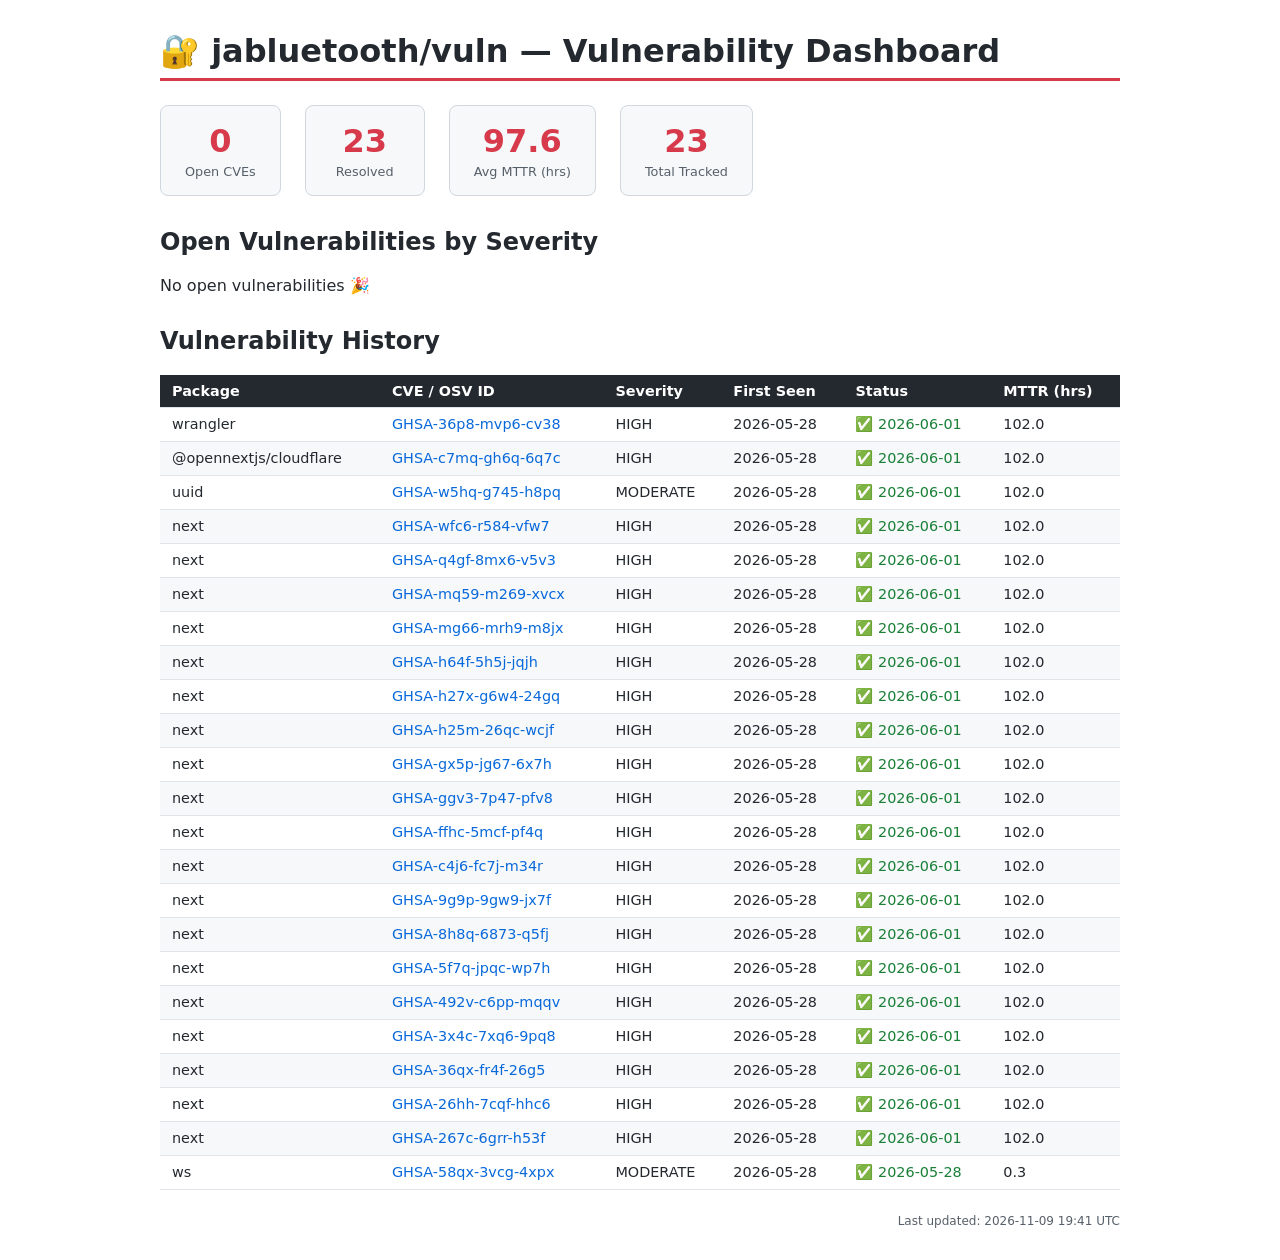
<file: docs/index.html>
<!DOCTYPE html>
<html lang="en">
<head>
<meta charset="UTF-8">
<meta name="viewport" content="width=device-width,initial-scale=1">
<title>jabluetooth/vuln — Vulnerability Dashboard</title>
<style>
  *{box-sizing:border-box}
  body{font-family:system-ui,-apple-system,sans-serif;max-width:1000px;margin:2rem auto;
       padding:0 1.25rem;color:#24292f;background:#fff}
  h1{border-bottom:3px solid #d73a4a;padding-bottom:.5rem;margin-bottom:1.5rem}
  h2{margin-top:2rem;color:#24292f}
  .stats{display:flex;gap:1.5rem;flex-wrap:wrap;margin-bottom:2rem}
  .stat{background:#f6f8fa;border:1px solid #d0d7de;border-radius:8px;
         padding:1rem 1.5rem;text-align:center;min-width:120px}
  .stat .num{font-size:2rem;font-weight:700;color:#d73a4a}
  .stat .lbl{font-size:.8rem;color:#57606a;margin-top:.25rem}
  .bar-row{display:flex;align-items:center;margin:5px 0;gap:8px}
  .bar-label{width:80px;font-weight:600;font-size:.9rem}
  .bar{height:22px;border-radius:4px;transition:width .3s}
  .bar-count{font-size:.9rem;color:#57606a}
  table{width:100%;border-collapse:collapse;font-size:.9rem;margin-top:1rem}
  thead tr{background:#24292f;color:#fff}
  th,td{padding:.5rem .75rem;text-align:left;border-bottom:1px solid #e1e4e8}
  tr:nth-child(even) td{background:#f6f8fa}
  a{color:#0969da;text-decoration:none}
  a:hover{text-decoration:underline}
  .open{color:#cf222e;font-weight:600}
  .resolved{color:#1a7f37}
  .updated{font-size:.75rem;color:#57606a;margin-top:1.5rem;text-align:right}
</style>
</head>
<body>
<h1>🔐 jabluetooth/vuln — Vulnerability Dashboard</h1>

<div class="stats">
  <div class="stat">
    <div class="num">0</div>
    <div class="lbl">Open CVEs</div>
  </div>
  <div class="stat">
    <div class="num">23</div>
    <div class="lbl">Resolved</div>
  </div>
  <div class="stat">
    <div class="num">97.6</div>
    <div class="lbl">Avg MTTR (hrs)</div>
  </div>
  <div class="stat">
    <div class="num">23</div>
    <div class="lbl">Total Tracked</div>
  </div>
</div>

<h2>Open Vulnerabilities by Severity</h2>
<p>No open vulnerabilities 🎉</p>

<h2>Vulnerability History</h2>
<table>
<thead>
  <tr>
    <th>Package</th><th>CVE / OSV ID</th><th>Severity</th>
    <th>First Seen</th><th>Status</th><th>MTTR (hrs)</th>
  </tr>
</thead>
<tbody><tr><td>wrangler</td><td><a href="https://github.com/advisories/GHSA-36p8-mvp6-cv38" target="_blank" rel="noopener noreferrer">GHSA-36p8-mvp6-cv38</a></td><td>HIGH</td><td>2026-05-28</td><td><span class="resolved">✅ 2026-06-01</span></td><td>102.0</td></tr><tr><td>@opennextjs/cloudflare</td><td><a href="https://github.com/advisories/GHSA-c7mq-gh6q-6q7c" target="_blank" rel="noopener noreferrer">GHSA-c7mq-gh6q-6q7c</a></td><td>HIGH</td><td>2026-05-28</td><td><span class="resolved">✅ 2026-06-01</span></td><td>102.0</td></tr><tr><td>uuid</td><td><a href="https://github.com/advisories/GHSA-w5hq-g745-h8pq" target="_blank" rel="noopener noreferrer">GHSA-w5hq-g745-h8pq</a></td><td>MODERATE</td><td>2026-05-28</td><td><span class="resolved">✅ 2026-06-01</span></td><td>102.0</td></tr><tr><td>next</td><td><a href="https://github.com/advisories/GHSA-wfc6-r584-vfw7" target="_blank" rel="noopener noreferrer">GHSA-wfc6-r584-vfw7</a></td><td>HIGH</td><td>2026-05-28</td><td><span class="resolved">✅ 2026-06-01</span></td><td>102.0</td></tr><tr><td>next</td><td><a href="https://github.com/advisories/GHSA-q4gf-8mx6-v5v3" target="_blank" rel="noopener noreferrer">GHSA-q4gf-8mx6-v5v3</a></td><td>HIGH</td><td>2026-05-28</td><td><span class="resolved">✅ 2026-06-01</span></td><td>102.0</td></tr><tr><td>next</td><td><a href="https://github.com/advisories/GHSA-mq59-m269-xvcx" target="_blank" rel="noopener noreferrer">GHSA-mq59-m269-xvcx</a></td><td>HIGH</td><td>2026-05-28</td><td><span class="resolved">✅ 2026-06-01</span></td><td>102.0</td></tr><tr><td>next</td><td><a href="https://github.com/advisories/GHSA-mg66-mrh9-m8jx" target="_blank" rel="noopener noreferrer">GHSA-mg66-mrh9-m8jx</a></td><td>HIGH</td><td>2026-05-28</td><td><span class="resolved">✅ 2026-06-01</span></td><td>102.0</td></tr><tr><td>next</td><td><a href="https://github.com/advisories/GHSA-h64f-5h5j-jqjh" target="_blank" rel="noopener noreferrer">GHSA-h64f-5h5j-jqjh</a></td><td>HIGH</td><td>2026-05-28</td><td><span class="resolved">✅ 2026-06-01</span></td><td>102.0</td></tr><tr><td>next</td><td><a href="https://github.com/advisories/GHSA-h27x-g6w4-24gq" target="_blank" rel="noopener noreferrer">GHSA-h27x-g6w4-24gq</a></td><td>HIGH</td><td>2026-05-28</td><td><span class="resolved">✅ 2026-06-01</span></td><td>102.0</td></tr><tr><td>next</td><td><a href="https://github.com/advisories/GHSA-h25m-26qc-wcjf" target="_blank" rel="noopener noreferrer">GHSA-h25m-26qc-wcjf</a></td><td>HIGH</td><td>2026-05-28</td><td><span class="resolved">✅ 2026-06-01</span></td><td>102.0</td></tr><tr><td>next</td><td><a href="https://github.com/advisories/GHSA-gx5p-jg67-6x7h" target="_blank" rel="noopener noreferrer">GHSA-gx5p-jg67-6x7h</a></td><td>HIGH</td><td>2026-05-28</td><td><span class="resolved">✅ 2026-06-01</span></td><td>102.0</td></tr><tr><td>next</td><td><a href="https://github.com/advisories/GHSA-ggv3-7p47-pfv8" target="_blank" rel="noopener noreferrer">GHSA-ggv3-7p47-pfv8</a></td><td>HIGH</td><td>2026-05-28</td><td><span class="resolved">✅ 2026-06-01</span></td><td>102.0</td></tr><tr><td>next</td><td><a href="https://github.com/advisories/GHSA-ffhc-5mcf-pf4q" target="_blank" rel="noopener noreferrer">GHSA-ffhc-5mcf-pf4q</a></td><td>HIGH</td><td>2026-05-28</td><td><span class="resolved">✅ 2026-06-01</span></td><td>102.0</td></tr><tr><td>next</td><td><a href="https://github.com/advisories/GHSA-c4j6-fc7j-m34r" target="_blank" rel="noopener noreferrer">GHSA-c4j6-fc7j-m34r</a></td><td>HIGH</td><td>2026-05-28</td><td><span class="resolved">✅ 2026-06-01</span></td><td>102.0</td></tr><tr><td>next</td><td><a href="https://github.com/advisories/GHSA-9g9p-9gw9-jx7f" target="_blank" rel="noopener noreferrer">GHSA-9g9p-9gw9-jx7f</a></td><td>HIGH</td><td>2026-05-28</td><td><span class="resolved">✅ 2026-06-01</span></td><td>102.0</td></tr><tr><td>next</td><td><a href="https://github.com/advisories/GHSA-8h8q-6873-q5fj" target="_blank" rel="noopener noreferrer">GHSA-8h8q-6873-q5fj</a></td><td>HIGH</td><td>2026-05-28</td><td><span class="resolved">✅ 2026-06-01</span></td><td>102.0</td></tr><tr><td>next</td><td><a href="https://github.com/advisories/GHSA-5f7q-jpqc-wp7h" target="_blank" rel="noopener noreferrer">GHSA-5f7q-jpqc-wp7h</a></td><td>HIGH</td><td>2026-05-28</td><td><span class="resolved">✅ 2026-06-01</span></td><td>102.0</td></tr><tr><td>next</td><td><a href="https://github.com/advisories/GHSA-492v-c6pp-mqqv" target="_blank" rel="noopener noreferrer">GHSA-492v-c6pp-mqqv</a></td><td>HIGH</td><td>2026-05-28</td><td><span class="resolved">✅ 2026-06-01</span></td><td>102.0</td></tr><tr><td>next</td><td><a href="https://github.com/advisories/GHSA-3x4c-7xq6-9pq8" target="_blank" rel="noopener noreferrer">GHSA-3x4c-7xq6-9pq8</a></td><td>HIGH</td><td>2026-05-28</td><td><span class="resolved">✅ 2026-06-01</span></td><td>102.0</td></tr><tr><td>next</td><td><a href="https://github.com/advisories/GHSA-36qx-fr4f-26g5" target="_blank" rel="noopener noreferrer">GHSA-36qx-fr4f-26g5</a></td><td>HIGH</td><td>2026-05-28</td><td><span class="resolved">✅ 2026-06-01</span></td><td>102.0</td></tr><tr><td>next</td><td><a href="https://github.com/advisories/GHSA-26hh-7cqf-hhc6" target="_blank" rel="noopener noreferrer">GHSA-26hh-7cqf-hhc6</a></td><td>HIGH</td><td>2026-05-28</td><td><span class="resolved">✅ 2026-06-01</span></td><td>102.0</td></tr><tr><td>next</td><td><a href="https://github.com/advisories/GHSA-267c-6grr-h53f" target="_blank" rel="noopener noreferrer">GHSA-267c-6grr-h53f</a></td><td>HIGH</td><td>2026-05-28</td><td><span class="resolved">✅ 2026-06-01</span></td><td>102.0</td></tr><tr><td>ws</td><td><a href="https://github.com/advisories/GHSA-58qx-3vcg-4xpx" target="_blank" rel="noopener noreferrer">GHSA-58qx-3vcg-4xpx</a></td><td>MODERATE</td><td>2026-05-28</td><td><span class="resolved">✅ 2026-05-28</span></td><td>0.3</td></tr></tbody>
</table>

<p class="updated">Last updated: 2026-11-09 19:41 UTC</p>
</body>
</html>
</file>
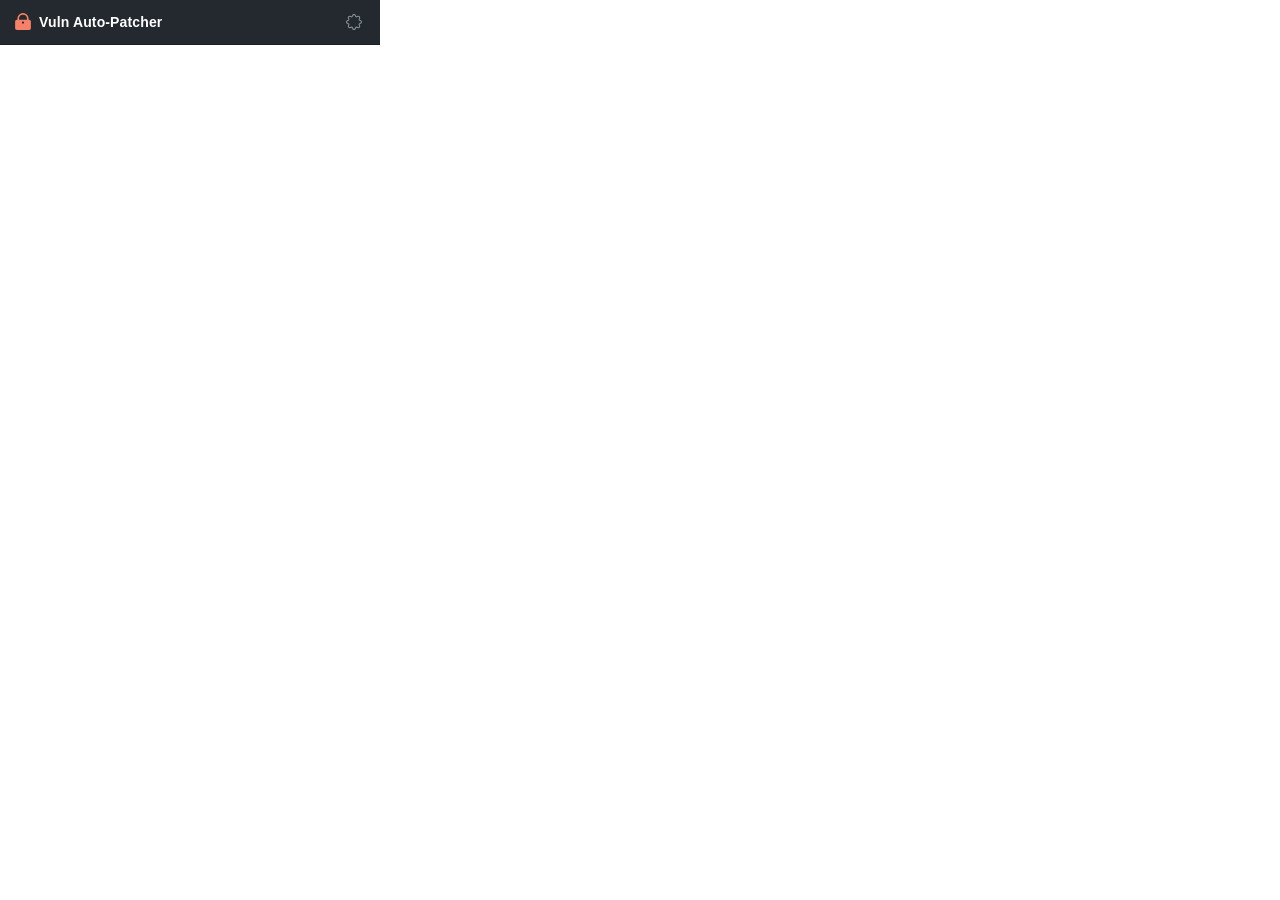
<file: extension/popup/popup.html>
<!DOCTYPE html>
<html lang="en">
<head>
  <meta charset="UTF-8">
  <meta name="viewport" content="width=device-width, initial-scale=1.0">
  <title>Vuln Auto-Patcher</title>
  <link rel="stylesheet" href="popup.css">
</head>
<body>

  <!-- ── Header ─────────────────────────────────────────────────────────────── -->
  <header id="header">
    <div class="header-left">
      <svg class="header-icon" viewBox="0 0 16 16" fill="currentColor">
        <path d="M8 0a5 5 0 0 1 5 5v1h.5A1.5 1.5 0 0 1 15 7.5v6A1.5 1.5 0 0 1 13.5 15h-11A1.5 1.5 0 0 1 1 13.5v-6A1.5 1.5 0 0 1 2.5 6H3V5a5 5 0 0 1 5-5zm0 1.5A3.5 3.5 0 0 0 4.5 5v1h7V5A3.5 3.5 0 0 0 8 1.5zm0 8a1 1 0 1 0 0-2 1 1 0 0 0 0 2z"/>
      </svg>
      <span class="header-title">Vuln Auto-Patcher</span>
    </div>
    <button id="btn-settings" class="icon-btn" title="Settings">
      <svg viewBox="0 0 16 16" fill="currentColor">
        <path d="M9.796 1.343c-.527-1.79-3.065-1.79-3.592 0l-.094.319a.873.873 0 0 1-1.255.52l-.292-.16c-1.64-.892-3.433.902-2.54 2.541l.159.292a.873.873 0 0 1-.52 1.255l-.319.094c-1.79.527-1.79 3.065 0 3.592l.319.094a.873.873 0 0 1 .52 1.255l-.16.292c-.892 1.64.901 3.434 2.541 2.54l.292-.159a.873.873 0 0 1 1.255.52l.094.319c.527 1.79 3.065 1.79 3.592 0l.094-.319a.873.873 0 0 1 1.255-.52l.292.16c1.64.892 3.433-.902 2.54-2.541l-.159-.292a.873.873 0 0 1 .52-1.255l.319-.094c1.79-.527 1.79-3.065 0-3.592l-.319-.094a.873.873 0 0 1-.52-1.255l.16-.292c.892-1.64-.901-3.433-2.541-2.54l-.292.159a.873.873 0 0 1-1.255-.52l-.094-.319zm-2.633.283c.246-.835 1.428-.835 1.674 0l.094.319a1.873 1.873 0 0 0 2.693 1.115l.291-.16c.764-.415 1.6.42 1.184 1.185l-.159.292a1.873 1.873 0 0 0 1.116 2.692l.318.094c.835.246.835 1.428 0 1.674l-.319.094a1.873 1.873 0 0 0-1.115 2.693l.16.291c.415.764-.42 1.6-1.185 1.184l-.291-.159a1.873 1.873 0 0 0-2.693 1.116l-.094.318c-.246.835-1.428.835-1.674 0l-.094-.319a1.873 1.873 0 0 0-2.692-1.115l-.292.16c-.764.415-1.6-.42-1.184-1.185l.159-.291A1.873 1.873 0 0 0 1.945 8.93l-.319-.094c-.835-.246-.835-1.428 0-1.674l.319-.094A1.873 1.873 0 0 0 3.06 4.377l-.16-.292c-.415-.764.42-1.6 1.185-1.184l.292.159A1.873 1.873 0 0 0 7.03 1.945l.094-.319z"/>
      </svg>
    </button>
  </header>

  <!-- ── Setup view ─────────────────────────────────────────────────────────── -->
  <section id="view-setup" class="view hidden">
    <p class="setup-intro">Configure your credentials to get started.</p>

    <div class="form-group">
      <label for="input-pat">GitHub Personal Access Token</label>
      <input type="password" id="input-pat" placeholder="ghp_xxxxxxxxxxxxxxxxxxxx" autocomplete="off">
      <small>Needs <code>repo</code> + <code>workflow</code> scopes (classic token).</small>
    </div>

    <div class="form-group">
      <label for="input-workflow-repo">Central Scanner Repo</label>
      <input type="text" id="input-workflow-repo" placeholder="jabluetooth/vuln">
      <small>The repo where <code>vuln_scan.yml</code> is installed. Scans run here.</small>
    </div>

    <div class="form-group">
      <label for="input-worker">Cloudflare Worker URL <span class="optional">(optional)</span></label>
      <input type="url" id="input-worker" placeholder="https://vuln-relay.your-name.workers.dev">
      <small>For instant result delivery. Leave blank to use polling.</small>
    </div>

    <div class="form-group">
      <label for="input-ext-token">Extension Token <span class="optional">(optional)</span></label>
      <input type="password" id="input-ext-token" placeholder="EXTENSION_TOKEN Worker secret">
    </div>

    <button id="btn-save-settings" class="btn-primary">Save &amp; Continue</button>
    <div id="setup-error" class="error hidden"></div>
  </section>

  <!-- ── Scan view ──────────────────────────────────────────────────────────── -->
  <section id="view-scan" class="view hidden">

    <!-- Target repo pill: what's being scanned -->
    <div id="repo-pill" class="repo-pill">
      <svg width="14" height="14" viewBox="0 0 16 16" fill="currentColor">
        <path d="M2 2.5A2.5 2.5 0 0 1 4.5 0h8.75a.75.75 0 0 1 .75.75v12.5a.75.75 0 0 1-.75.75h-2.5a.75.75 0 0 1 0-1.5h1.75v-2h-8a1 1 0 0 0-.714 1.7.75.75 0 1 1-1.072 1.05A2.495 2.495 0 0 1 2 11.5Zm10.5-1h-8a1 1 0 0 0-1 1v6.708A2.486 2.486 0 0 1 4.5 9h8Z"/>
      </svg>
      <span id="repo-name">Not on a repo page</span>
    </div>

    <!-- Via pill: shown when target ≠ workflow repo -->
    <div id="via-pill" class="via-pill hidden">
      <svg width="12" height="12" viewBox="0 0 16 16" fill="currentColor">
        <path d="M8 0C3.58 0 0 3.58 0 8c0 3.54 2.29 6.53 5.47 7.59.4.07.55-.17.55-.38 0-.19-.01-.82-.01-1.49-2.01.37-2.53-.49-2.69-.94-.09-.23-.48-.94-.82-1.13-.28-.15-.68-.52-.01-.53.63-.01 1.08.58 1.23.82.72 1.21 1.87.87 2.33.66.07-.52.28-.87.51-1.07-1.78-.2-3.64-.89-3.64-3.95 0-.87.31-1.59.82-2.15-.08-.2-.36-1.02.08-2.12 0 0 .67-.21 2.2.82.64-.18 1.32-.27 2-.27.68 0 1.36.09 2 .27 1.53-1.04 2.2-.82 2.2-.82.44 1.1.16 1.92.08 2.12.51.56.82 1.27.82 2.15 0 3.07-1.87 3.75-3.65 3.95.29.25.54.73.54 1.48 0 1.07-.01 1.93-.01 2.2 0 .21.15.46.55.38A8.013 8.013 0 0 0 16 8c0-4.42-3.58-8-8-8z"/>
      </svg>
      via <span id="workflow-repo-display"></span>
    </div>

    <!-- Scan settings -->
    <div class="settings-grid">
      <div class="form-group">
        <label for="sel-severity">Min Severity</label>
        <select id="sel-severity">
          <option value="LOW">LOW</option>
          <option value="MODERATE" selected>MODERATE</option>
          <option value="HIGH">HIGH</option>
          <option value="CRITICAL">CRITICAL</option>
        </select>
      </div>

      <div class="form-group">
        <label for="range-cvss">CVSS Min <span id="cvss-value">0 (off)</span></label>
        <input type="range" id="range-cvss" min="0" max="10" step="0.5" value="0">
      </div>

      <div class="form-group form-group--inline">
        <label for="chk-dryrun">Dry run (no PRs)</label>
        <input type="checkbox" id="chk-dryrun">
      </div>
    </div>

    <div class="form-group">
      <label for="input-pkg-deny">Package deny-list</label>
      <input type="text" id="input-pkg-deny" placeholder="boto3, urllib3">
    </div>

    <div class="form-group">
      <label for="input-cve-deny">CVE deny-list</label>
      <input type="text" id="input-cve-deny" placeholder="GHSA-xxxx-yyyy-zzzz">
    </div>

    <button id="btn-scan" class="btn-primary">
      <svg width="14" height="14" viewBox="0 0 16 16" fill="currentColor">
        <path d="M8 1a7 7 0 1 0 0 14A7 7 0 0 0 8 1zm.75 4.75a.75.75 0 0 0-1.5 0v3l1.5 1.5a.75.75 0 0 0 1.06-1.06L8.75 8.44V5.75z"/>
      </svg>
      Run Scan
    </button>

    <!-- Status banner -->
    <div id="status-banner" class="status-banner hidden">
      <div id="status-icon" class="status-icon"></div>
      <div>
        <div id="status-title" class="status-title"></div>
        <div id="status-detail" class="status-detail"></div>
      </div>
    </div>

    <!-- Results -->
    <div id="results-section" class="hidden">
      <div class="results-header">
        <span id="results-label">Results</span>
        <a id="results-run-link" href="#" target="_blank" class="run-link">View run →</a>
      </div>

      <div id="no-findings" class="no-findings hidden">
        ✅ No vulnerabilities found above threshold.
      </div>

      <table id="findings-table" class="findings-table hidden">
        <thead>
          <tr>
            <th>Package</th>
            <th>Version</th>
            <th>Severity</th>
            <th>PR</th>
          </tr>
        </thead>
        <tbody id="findings-body"></tbody>
      </table>

      <div class="results-meta">
        <span id="results-meta-text"></span>
      </div>
    </div>
  </section>

  <!-- ── Settings edit view ─────────────────────────────────────────────────── -->
  <section id="view-settings-edit" class="view hidden">
    <h3>Settings</h3>

    <div class="form-group">
      <label for="edit-pat">GitHub PAT</label>
      <input type="password" id="edit-pat" placeholder="ghp_xxxxxxxxxxxxxxxxxxxx" autocomplete="off">
      <small>Classic token with <code>repo</code> + <code>workflow</code> scopes.</small>
    </div>

    <div class="form-group">
      <label for="edit-workflow-repo">Central Scanner Repo</label>
      <input type="text" id="edit-workflow-repo" placeholder="jabluetooth/vuln">
      <small>The repo that runs <code>vuln_scan.yml</code>. All scans dispatch here.</small>
    </div>

    <div class="form-group">
      <label for="edit-worker">Cloudflare Worker URL <span class="optional">(optional)</span></label>
      <input type="url" id="edit-worker" placeholder="https://vuln-relay.your-name.workers.dev">
    </div>

    <div class="form-group">
      <label for="edit-ext-token">Extension Token <span class="optional">(optional)</span></label>
      <input type="password" id="edit-ext-token" placeholder="EXTENSION_TOKEN Worker secret">
    </div>

    <div class="btn-row">
      <button id="btn-settings-save" class="btn-primary">Save</button>
      <button id="btn-settings-cancel" class="btn-secondary">Cancel</button>
    </div>
    <div id="settings-msg" class="hidden"></div>
  </section>

  <script src="popup.js"></script>
</body>
</html>
</file>
<file: extension/popup/popup.css>
/* ── Reset & base ─────────────────────────────────────────────────────────── */

*, *::before, *::after { box-sizing: border-box; margin: 0; padding: 0; }

body {
  width: 380px;
  min-height: 200px;
  font-family: -apple-system, BlinkMacSystemFont, "Segoe UI", Helvetica, Arial, sans-serif;
  font-size: 13px;
  color: #24292f;
  background: #fff;
  line-height: 1.5;
}

a { color: #0969da; text-decoration: none; }
a:hover { text-decoration: underline; }
code { font-family: ui-monospace, monospace; font-size: 12px; }

/* ── Header ───────────────────────────────────────────────────────────────── */

#header {
  display: flex;
  align-items: center;
  justify-content: space-between;
  padding: 10px 14px;
  background: #24292f;
  color: #fff;
  border-bottom: 1px solid #1b1f24;
}

.header-left {
  display: flex;
  align-items: center;
  gap: 7px;
}

.header-icon { width: 18px; height: 18px; color: #f78166; flex-shrink: 0; }

.header-title { font-weight: 600; font-size: 14px; letter-spacing: .01em; }

.icon-btn {
  background: none;
  border: none;
  padding: 4px;
  cursor: pointer;
  color: #8b949e;
  border-radius: 4px;
  display: flex;
  align-items: center;
  transition: color .15s, background .15s;
}
.icon-btn:hover { color: #fff; background: rgba(255,255,255,.1); }
.icon-btn svg { width: 16px; height: 16px; }

/* ── Views ────────────────────────────────────────────────────────────────── */

.view { padding: 14px; }
.hidden { display: none !important; }

/* ── Setup intro ──────────────────────────────────────────────────────────── */

.setup-intro {
  margin-bottom: 14px;
  color: #57606a;
}

/* ── Form elements ────────────────────────────────────────────────────────── */

.form-group {
  margin-bottom: 12px;
}

.form-group label {
  display: block;
  font-weight: 600;
  margin-bottom: 4px;
  font-size: 12px;
  color: #24292f;
}

.form-group small {
  display: block;
  margin-top: 3px;
  color: #57606a;
  font-size: 11px;
}

.form-group--inline {
  display: flex;
  align-items: center;
  justify-content: space-between;
  flex-direction: row;
}
.form-group--inline label { margin-bottom: 0; }

input[type="text"],
input[type="password"],
input[type="url"],
select {
  width: 100%;
  padding: 5px 8px;
  border: 1px solid #d0d7de;
  border-radius: 6px;
  font-size: 13px;
  font-family: inherit;
  color: #24292f;
  background: #fff;
  outline: none;
  transition: border-color .15s, box-shadow .15s;
}

input[type="text"]:focus,
input[type="password"]:focus,
input[type="url"]:focus,
select:focus {
  border-color: #0969da;
  box-shadow: 0 0 0 3px rgba(9,105,218,.15);
}

input[type="range"] {
  width: 100%;
  accent-color: #d73a4a;
  margin-top: 4px;
}

input[type="checkbox"] {
  width: 16px;
  height: 16px;
  accent-color: #d73a4a;
  cursor: pointer;
}

/* ── Settings grid ────────────────────────────────────────────────────────── */

.settings-grid {
  display: grid;
  grid-template-columns: 1fr 1fr;
  gap: 0 12px;
}
.settings-grid .form-group:last-child {
  grid-column: 1 / -1;
}

/* ── Repo pill ────────────────────────────────────────────────────────────── */

.repo-pill {
  display: flex;
  align-items: center;
  gap: 6px;
  background: #f6f8fa;
  border: 1px solid #d0d7de;
  border-radius: 20px;
  padding: 4px 10px;
  font-size: 12px;
  font-weight: 600;
  color: #24292f;
  margin-bottom: 12px;
  overflow: hidden;
}

.repo-pill svg { flex-shrink: 0; color: #57606a; }
#repo-name { white-space: nowrap; overflow: hidden; text-overflow: ellipsis; }

/* ── Buttons ──────────────────────────────────────────────────────────────── */

.btn-primary {
  display: flex;
  align-items: center;
  justify-content: center;
  gap: 6px;
  width: 100%;
  padding: 7px 12px;
  background: #d73a4a;
  color: #fff;
  border: none;
  border-radius: 6px;
  font-size: 13px;
  font-weight: 600;
  font-family: inherit;
  cursor: pointer;
  margin-top: 4px;
  transition: background .15s;
}
.btn-primary:hover:not(:disabled) { background: #b91c1c; }
.btn-primary:disabled { opacity: .6; cursor: not-allowed; }

.btn-secondary {
  display: flex;
  align-items: center;
  justify-content: center;
  width: 100%;
  padding: 7px 12px;
  background: #f6f8fa;
  color: #24292f;
  border: 1px solid #d0d7de;
  border-radius: 6px;
  font-size: 13px;
  font-weight: 600;
  font-family: inherit;
  cursor: pointer;
  margin-top: 4px;
  transition: background .15s;
}
.btn-secondary:hover { background: #eef0f2; }

.btn-row {
  display: grid;
  grid-template-columns: 1fr 1fr;
  gap: 8px;
  margin-top: 8px;
}

/* ── Status banner ────────────────────────────────────────────────────────── */

.status-banner {
  display: flex;
  align-items: flex-start;
  gap: 10px;
  margin-top: 12px;
  padding: 10px 12px;
  border-radius: 6px;
  background: #f6f8fa;
  border: 1px solid #d0d7de;
}

.status-banner.running  { background: #fff8c5; border-color: #d4a72c; }
.status-banner.success  { background: #dafbe1; border-color: #2da44e; }
.status-banner.failure  { background: #ffebe9; border-color: #cf222e; }

.status-icon { font-size: 18px; line-height: 1; flex-shrink: 0; padding-top: 1px; }

.status-title  { font-weight: 600; font-size: 13px; }
.status-detail { font-size: 12px; color: #57606a; margin-top: 2px; }

/* ── Results ──────────────────────────────────────────────────────────────── */

.results-header {
  display: flex;
  align-items: center;
  justify-content: space-between;
  margin-top: 14px;
  margin-bottom: 8px;
  font-weight: 600;
  font-size: 12px;
  color: #57606a;
  text-transform: uppercase;
  letter-spacing: .05em;
}

.run-link { font-weight: 400; font-size: 12px; text-transform: none; letter-spacing: 0; }

.no-findings {
  padding: 10px;
  text-align: center;
  color: #1a7f37;
  font-size: 13px;
  background: #dafbe1;
  border-radius: 6px;
}

.findings-table {
  width: 100%;
  border-collapse: collapse;
  font-size: 12px;
}

.findings-table thead tr { background: #f6f8fa; }
.findings-table th {
  padding: 6px 8px;
  text-align: left;
  font-weight: 600;
  border-bottom: 1px solid #d0d7de;
  color: #57606a;
}
.findings-table td {
  padding: 6px 8px;
  border-bottom: 1px solid #eaeef2;
  vertical-align: top;
}
.findings-table tr:last-child td { border-bottom: none; }

.sev-critical { color: #b60205; font-weight: 700; }
.sev-high     { color: #e87c0d; font-weight: 600; }
.sev-moderate { color: #b58200; font-weight: 600; }
.sev-low      { color: #1a7f37; }

.results-meta {
  margin-top: 8px;
  font-size: 11px;
  color: #8c959f;
  text-align: right;
}

/* ── Error ────────────────────────────────────────────────────────────────── */

.error {
  margin-top: 8px;
  padding: 8px 10px;
  background: #ffebe9;
  border: 1px solid #ff818266;
  border-radius: 6px;
  color: #cf222e;
  font-size: 12px;
}

/* ── Via pill ─────────────────────────────────────────────────────────────── */

.via-pill {
  display: flex;
  align-items: center;
  gap: 5px;
  font-size: 11px;
  color: #57606a;
  margin-top: -8px;
  margin-bottom: 10px;
  padding-left: 4px;
}

.via-pill svg { color: #8c959f; flex-shrink: 0; }

/* ── Optional label ───────────────────────────────────────────────────────── */

.optional {
  font-weight: 400;
  color: #8c959f;
  font-size: 11px;
  margin-left: 3px;
}

/* ── Settings edit view ───────────────────────────────────────────────────── */

#view-settings-edit h3 {
  font-size: 14px;
  margin-bottom: 12px;
  padding-bottom: 8px;
  border-bottom: 1px solid #eaeef2;
}

#settings-msg {
  margin-top: 8px;
  padding: 7px 10px;
  border-radius: 6px;
  font-size: 12px;
}
#settings-msg.success { background: #dafbe1; color: #1a7f37; border: 1px solid #56d364; }
#settings-msg.error   { background: #ffebe9; color: #cf222e; border: 1px solid #ff8182; }
</file>
